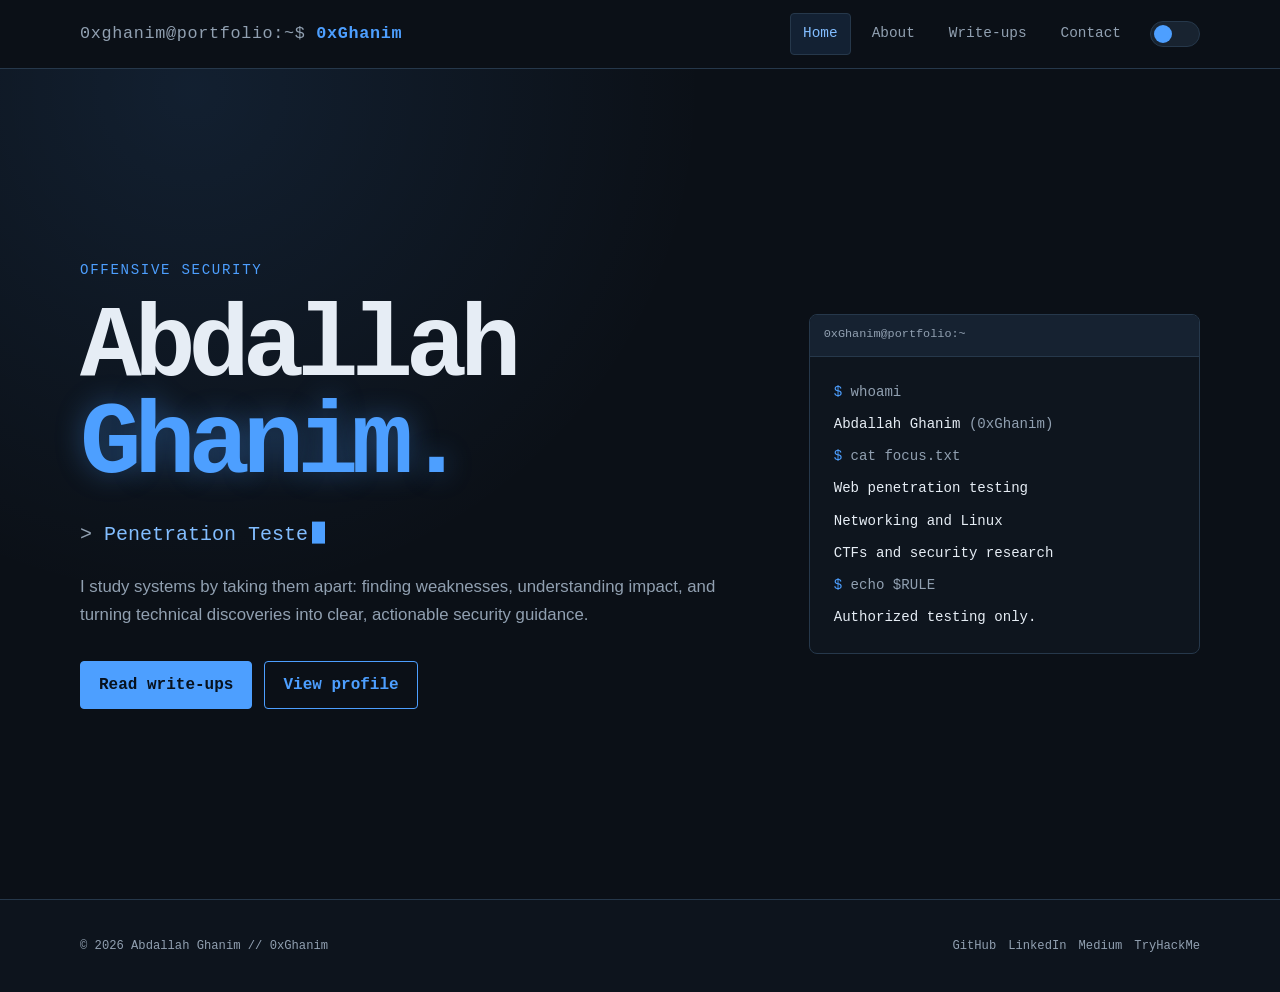
<file: index.html>
<!doctype html>
<html lang="en">
  <head>
    <meta charset="UTF-8">
    <meta name="viewport" content="width=device-width, initial-scale=1">
    <meta name="description" content="Abdallah Ghanim, also known as 0xGhanim, is a penetration tester and computer science student focused on offensive security.">
    <meta name="theme-color" content="#0b1017">
    <title>0xGhanim | Penetration Tester</title>
    <script>try { document.documentElement.dataset.theme = localStorage.getItem("portfolio-theme-v2") || "dark"; } catch (error) { document.documentElement.dataset.theme = "dark"; }</script>
    <link rel="stylesheet" href="styles.css?v=15">
    <script src="theme.js?v=10" defer></script>
  </head>
  <body>
    <div class="site-shell">
      <header class="site-header">
        <div class="header-inner">
          <a class="brand" href="index.html">0xGhanim</a>
          <div class="header-actions">
            <nav aria-label="Primary navigation">
              <ul class="nav-links">
                <li><a class="nav-link active" href="index.html" aria-current="page">Home</a></li>
                <li><a class="nav-link" href="about.html">About</a></li>
                <li><a class="nav-link" href="blog.html">Write-ups</a></li>
                <li><a class="nav-link" href="contact.html">Contact</a></li>
                <li class="theme-switch-item"><button class="theme-toggle" type="button" data-theme-toggle aria-label="Switch to light theme" aria-pressed="false"><span class="visually-hidden">Toggle color theme</span></button></li>
              </ul>
            </nav>
          </div>
        </div>
      </header>

      <main class="page-container">
        <section class="hero">
          <div>
            <p class="eyebrow">Offensive security</p>
            <h1 class="hero-title">Abdallah <span class="accent">Ghanim.</span></h1>
            <p class="typing-line"><span data-typing></span><span class="typing-cursor" aria-hidden="true"></span></p>
            <p class="hero-copy">
              I study systems by taking them apart: finding weaknesses, understanding impact,
              and turning technical discoveries into clear, actionable security guidance.
            </p>
            <div class="hero-actions">
              <a class="button" href="blog.html">Read write-ups</a>
              <a class="button secondary" href="about.html">View profile</a>
            </div>
          </div>

          <aside class="terminal-card simple-terminal" aria-label="Current status">
            <div class="terminal-bar">
              <span class="terminal-label">0xGhanim@portfolio:~</span>
            </div>
            <div class="terminal-body">
              <p><span class="prompt">$</span> whoami</p>
              <p class="output">Abdallah Ghanim <span class="muted">(0xGhanim)</span></p>
              <p><span class="prompt">$</span> cat focus.txt</p>
              <p class="output">Web penetration testing</p>
              <p class="output">Networking and Linux</p>
              <p class="output">CTFs and security research</p>
              <p><span class="prompt">$</span> echo $RULE</p>
              <p class="output">Authorized testing only.</p>
            </div>
          </aside>
        </section>
      </main>

      <footer class="site-footer">
        <div class="footer-inner">
          <p>&copy; <span data-current-year></span> Abdallah Ghanim // 0xGhanim</p>
          <ul class="social-list">
            <li><a data-config="links.github" data-config-text="false" target="_blank" rel="noopener noreferrer">GitHub</a></li>
            <li><a data-config="links.linkedin" data-config-text="false" target="_blank" rel="noopener noreferrer">LinkedIn</a></li>
            <li><a data-config="links.medium" data-config-text="false" target="_blank" rel="noopener noreferrer">Medium</a></li>
            <li><a data-config="links.tryhackme" data-config-text="false" target="_blank" rel="noopener noreferrer">TryHackMe</a></li>
          </ul>
        </div>
      </footer>
    </div>
    <script src="config.js"></script>
    <script src="app.js?v=3"></script>
  </body>
</html>
</file>
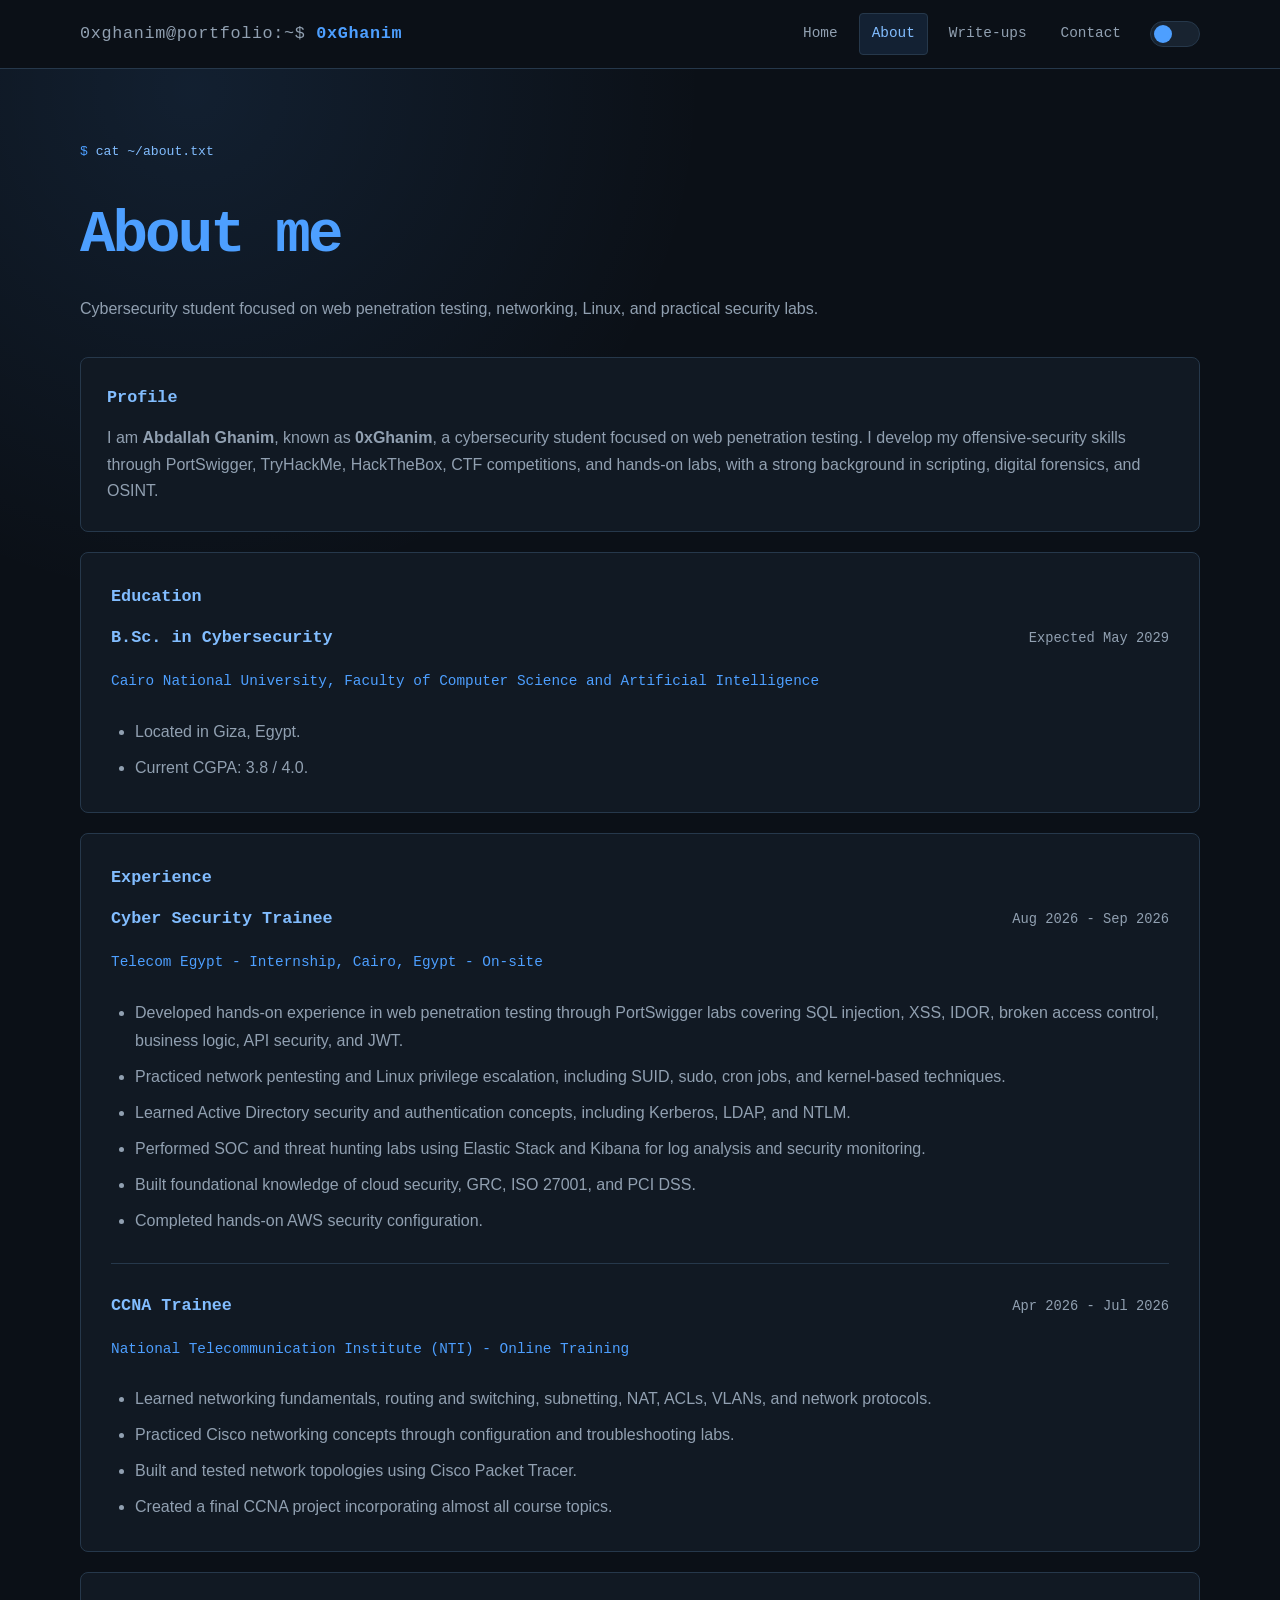
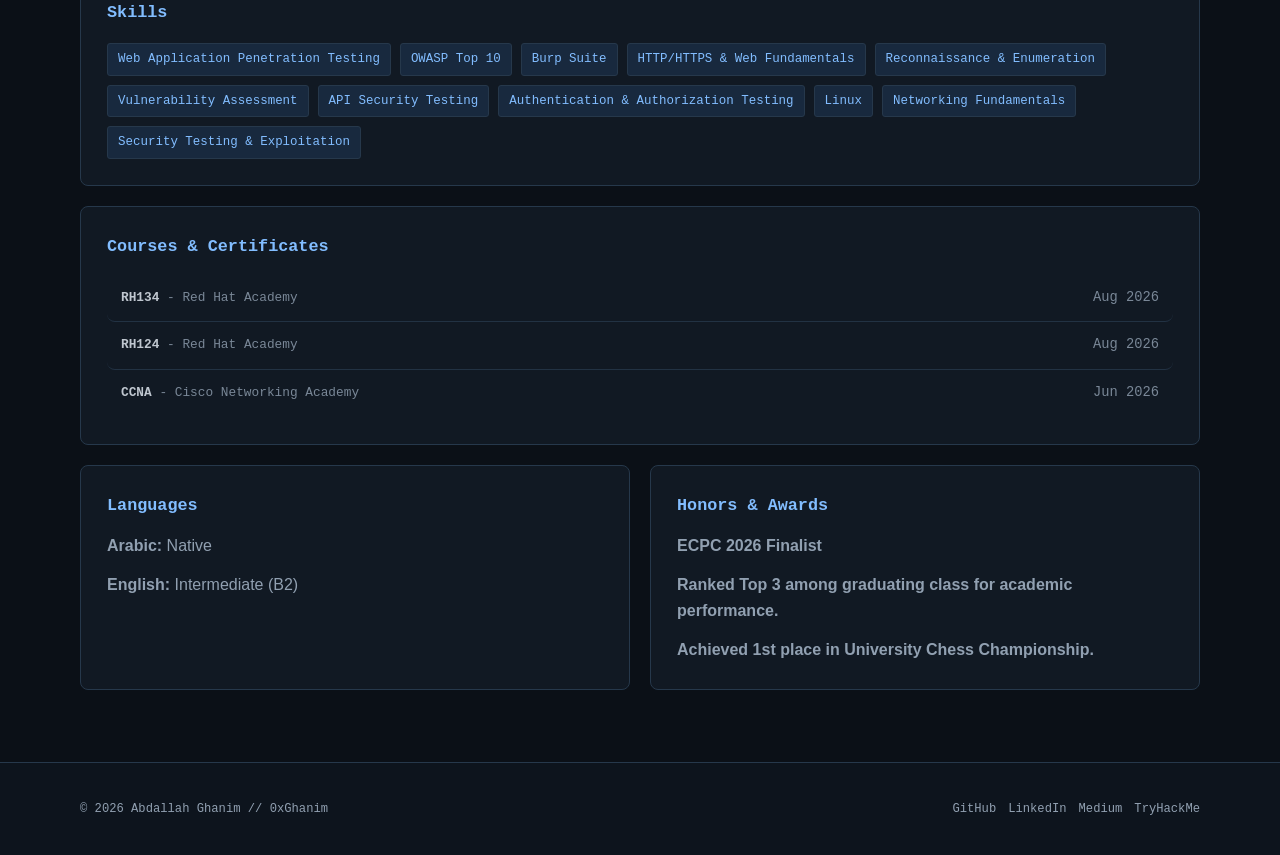
<file: about.html>
<!doctype html>
<html lang="en">
  <head>
    <meta charset="UTF-8">
    <meta name="viewport" content="width=device-width, initial-scale=1">
    <meta name="description" content="About Abdallah Ghanim, penetration tester and computer science student.">
    <meta name="theme-color" content="#0b1017">
    <title>About | 0xGhanim</title>
    <script>try { document.documentElement.dataset.theme = localStorage.getItem("portfolio-theme-v2") || "dark"; } catch (error) { document.documentElement.dataset.theme = "dark"; }</script>
    <link rel="stylesheet" href="styles.css?v=15">
    <script src="theme.js?v=10" defer></script>
  </head>
  <body>
    <div class="site-shell">
      <header class="site-header">
        <div class="header-inner">
          <a class="brand" href="index.html">0xGhanim</a>
          <div class="header-actions">
            <nav aria-label="Primary navigation">
              <ul class="nav-links">
                <li><a class="nav-link" href="index.html">Home</a></li>
                <li><a class="nav-link active" href="about.html" aria-current="page">About</a></li>
                <li><a class="nav-link" href="blog.html">Write-ups</a></li>
                <li><a class="nav-link" href="contact.html">Contact</a></li>
                <li class="theme-switch-item"><button class="theme-toggle" type="button" data-theme-toggle aria-label="Switch to light theme" aria-pressed="false"><span class="visually-hidden">Toggle color theme</span></button></li>
              </ul>
            </nav>
          </div>
        </div>
      </header>

      <main class="page-container">
        <p class="command-line"><span class="prompt">$</span> <span class="command">cat ~/about.txt</span></p>
        <h1 class="section-heading">About me</h1>
        <p class="section-intro">
          Cybersecurity student focused on web penetration testing, networking, Linux, and practical security labs.
        </p>

        <div class="content-grid">
          <section class="content-card wide">
            <h2>Profile</h2>
            <p>
              I am <strong>Abdallah Ghanim</strong>, known as <strong>0xGhanim</strong>, a cybersecurity
              student focused on web penetration testing. I develop my offensive-security skills through
              PortSwigger, TryHackMe, HackTheBox, CTF competitions, and hands-on labs, with a strong
              background in scripting, digital forensics, and OSINT.
            </p>
          </section>

          <section class="content-card wide resume-card">
            <h2>Education</h2>
            <article class="experience-item">
              <div class="experience-heading">
                <h3>B.Sc. in Cybersecurity</h3>
                <p class="experience-date">Expected May 2029</p>
              </div>
              <p class="experience-organization">Cairo National University, Faculty of Computer Science and Artificial Intelligence</p>
              <ul class="experience-details">
                <li>Located in Giza, Egypt.</li>
                <li>Current CGPA: 3.8 / 4.0.</li>
              </ul>
            </article>
          </section>

          <section class="content-card wide resume-card">
            <h2>Experience</h2>
            <article class="experience-item">
              <div class="experience-heading">
                <h3>Cyber Security Trainee</h3>
                <p class="experience-date">Aug 2026 - Sep 2026</p>
              </div>
              <p class="experience-organization">Telecom Egypt - Internship, Cairo, Egypt - On-site</p>
              <ul class="experience-details">
                <li>Developed hands-on experience in web penetration testing through PortSwigger labs covering SQL injection, XSS, IDOR, broken access control, business logic, API security, and JWT.</li>
                <li>Practiced network pentesting and Linux privilege escalation, including SUID, sudo, cron jobs, and kernel-based techniques.</li>
                <li>Learned Active Directory security and authentication concepts, including Kerberos, LDAP, and NTLM.</li>
                <li>Performed SOC and threat hunting labs using Elastic Stack and Kibana for log analysis and security monitoring.</li>
                <li>Built foundational knowledge of cloud security, GRC, ISO 27001, and PCI DSS.</li>
                <li>Completed hands-on AWS security configuration.</li>
              </ul>
            </article>

            <article class="experience-item">
              <div class="experience-heading">
                <h3>CCNA Trainee</h3>
                <p class="experience-date">Apr 2026 - Jul 2026</p>
              </div>
              <p class="experience-organization">National Telecommunication Institute (NTI) - Online Training</p>
              <ul class="experience-details">
                <li>Learned networking fundamentals, routing and switching, subnetting, NAT, ACLs, VLANs, and network protocols.</li>
                <li>Practiced Cisco networking concepts through configuration and troubleshooting labs.</li>
                <li>Built and tested network topologies using Cisco Packet Tracer.</li>
                <li>Created a final CCNA project incorporating almost all course topics.</li>
              </ul>
            </article>
          </section>

          <section class="content-card wide">
            <h2>Skills</h2>
            <div class="tag-list">
              <span class="tag">Web Application Penetration Testing</span>
              <span class="tag">OWASP Top 10</span>
              <span class="tag">Burp Suite</span>
              <span class="tag">HTTP/HTTPS & Web Fundamentals</span>
              <span class="tag">Reconnaissance & Enumeration</span>
              <span class="tag">Vulnerability Assessment</span>
              <span class="tag">API Security Testing</span>
              <span class="tag">Authentication & Authorization Testing</span>
              <span class="tag">Linux</span>
              <span class="tag">Networking Fundamentals</span>
              <span class="tag">Security Testing & Exploitation</span>
            </div>
          </section>

          <section class="content-card wide">
            <h2>Courses & Certificates</h2>
            <div class="compact-list">
              <a class="course-link" href="https://www.credly.com/badges/26b90708-6d57-4c01-a0b5-a0814f28fb07/public_url" target="_blank" rel="noopener noreferrer">
                <span><strong>RH134</strong> - Red Hat Academy</span>
                <time datetime="2026-08">Aug 2026</time>
              </a>
              <a class="course-link" href="https://www.credly.com/badges/7e7b6f4a-da86-49c4-b0dd-e674804932b4/public_url" target="_blank" rel="noopener noreferrer">
                <span><strong>RH124</strong> - Red Hat Academy</span>
                <time datetime="2026-08">Aug 2026</time>
              </a>
              <a class="course-link" href="https://www.credly.com/badges/41dbf1eb-3421-4226-9e7a-d5c54265ecc8/public_url" target="_blank" rel="noopener noreferrer">
                <span><strong>CCNA</strong> - Cisco Networking Academy</span>
                <time datetime="2026-06">Jun 2026</time>
              </a>
            </div>
          </section>

          <section class="content-card">
            <h2>Languages</h2>
            <p><strong>Arabic:</strong> Native</p>
            <p><strong>English:</strong> Intermediate (B2)</p>
          </section>

          <section class="content-card">
            <h2>Honors & Awards</h2>
            <p><strong>ECPC 2026 Finalist</strong></p>
            <p><strong>Ranked Top 3 among graduating class for academic performance.</strong></p>
            <p><strong>Achieved 1st place in University Chess Championship.</strong></p>
          </section>
        </div>
      </main>

      <footer class="site-footer">
        <div class="footer-inner">
          <p>&copy; <span data-current-year></span> Abdallah Ghanim // 0xGhanim</p>
          <ul class="social-list">
            <li><a data-config="links.github" data-config-text="false" target="_blank" rel="noopener noreferrer">GitHub</a></li>
            <li><a data-config="links.linkedin" data-config-text="false" target="_blank" rel="noopener noreferrer">LinkedIn</a></li>
            <li><a data-config="links.medium" data-config-text="false" target="_blank" rel="noopener noreferrer">Medium</a></li>
            <li><a data-config="links.tryhackme" data-config-text="false" target="_blank" rel="noopener noreferrer">TryHackMe</a></li>
          </ul>
        </div>
      </footer>
    </div>
    <script src="config.js"></script>
    <script src="app.js?v=3"></script>
  </body>
</html>
</file>
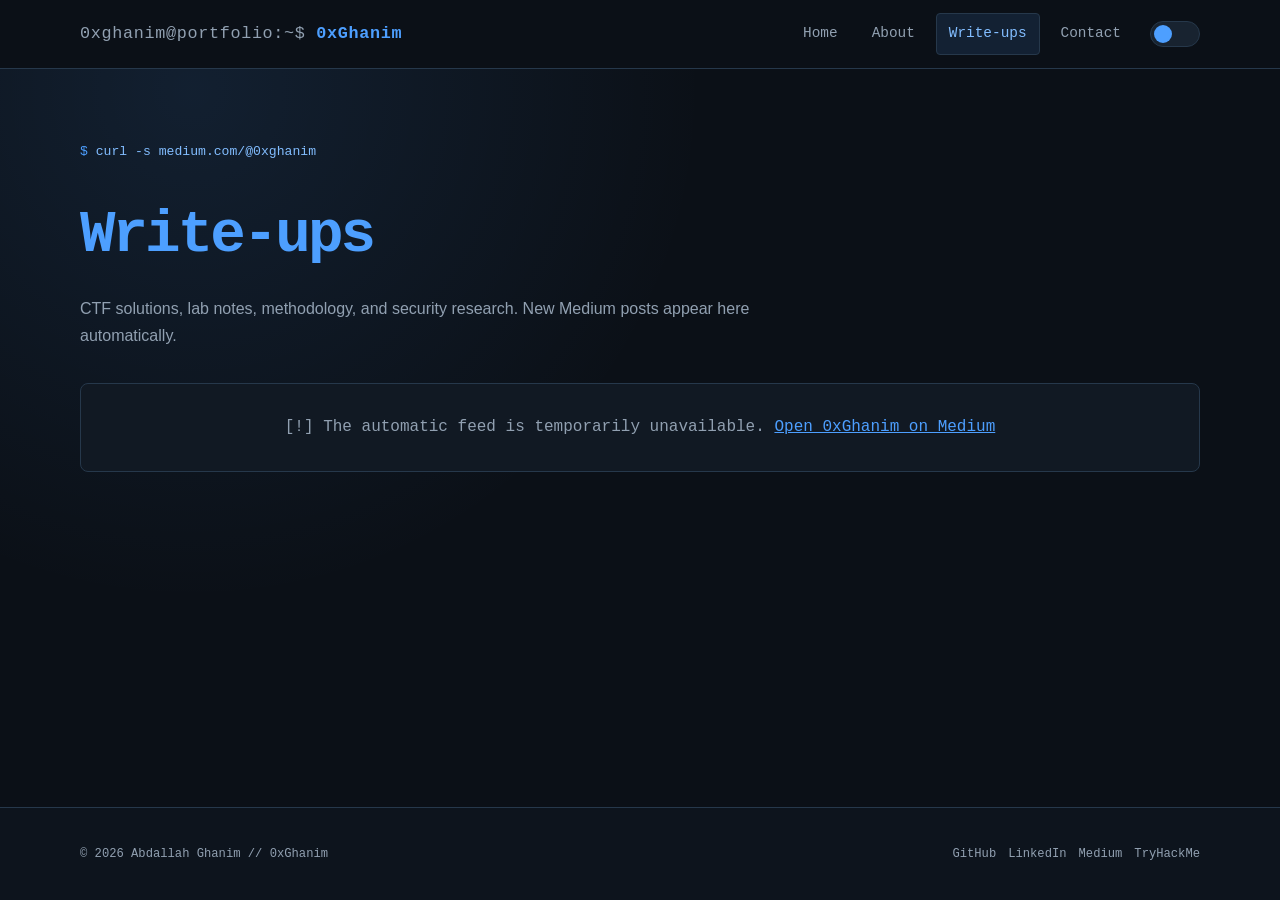
<file: blog.html>
<!doctype html>
<html lang="en">
  <head>
    <meta charset="UTF-8">
    <meta name="viewport" content="width=device-width, initial-scale=1">
    <meta name="description" content="Security write-ups and research by Abdallah Ghanim (0xGhanim), loaded automatically from Medium.">
    <meta name="theme-color" content="#0b1017">
    <title>Write-ups | 0xGhanim</title>
    <script>try { document.documentElement.dataset.theme = localStorage.getItem("portfolio-theme-v2") || "dark"; } catch (error) { document.documentElement.dataset.theme = "dark"; }</script>
    <link rel="stylesheet" href="styles.css?v=15">
    <script src="theme.js?v=10" defer></script>
  </head>
  <body>
    <div class="site-shell">
      <header class="site-header">
        <div class="header-inner">
          <a class="brand" href="index.html">0xGhanim</a>
          <div class="header-actions">
            <nav aria-label="Primary navigation">
              <ul class="nav-links">
                <li><a class="nav-link" href="index.html">Home</a></li>
                <li><a class="nav-link" href="about.html">About</a></li>
                <li><a class="nav-link active" href="blog.html" aria-current="page">Write-ups</a></li>
                <li><a class="nav-link" href="contact.html">Contact</a></li>
                <li class="theme-switch-item"><button class="theme-toggle" type="button" data-theme-toggle aria-label="Switch to light theme" aria-pressed="false"><span class="visually-hidden">Toggle color theme</span></button></li>
              </ul>
            </nav>
          </div>
        </div>
      </header>

      <main class="page-container">
        <p class="command-line"><span class="prompt">$</span> <span class="command">curl -s medium.com/@0xghanim</span></p>
        <h1 class="section-heading">Write-ups</h1>
        <p class="section-intro">
          CTF solutions, lab notes, methodology, and security research. New Medium posts appear here automatically.
        </p>

        <section class="blog-grid" id="blog-grid" aria-live="polite" aria-busy="true">
          <div class="skeleton"></div>
          <div class="skeleton"></div>
          <div class="skeleton"></div>
        </section>
      </main>

      <footer class="site-footer">
        <div class="footer-inner">
          <p>&copy; <span data-current-year></span> Abdallah Ghanim // 0xGhanim</p>
          <ul class="social-list">
            <li><a data-config="links.github" data-config-text="false" target="_blank" rel="noopener noreferrer">GitHub</a></li>
            <li><a data-config="links.linkedin" data-config-text="false" target="_blank" rel="noopener noreferrer">LinkedIn</a></li>
            <li><a data-config="links.medium" data-config-text="false" target="_blank" rel="noopener noreferrer">Medium</a></li>
            <li><a data-config="links.tryhackme" data-config-text="false" target="_blank" rel="noopener noreferrer">TryHackMe</a></li>
          </ul>
        </div>
      </footer>
    </div>
    <script src="config.js"></script>
    <script src="app.js?v=3"></script>
    <script src="blog.js?v=2"></script>
  </body>
</html>
</file>
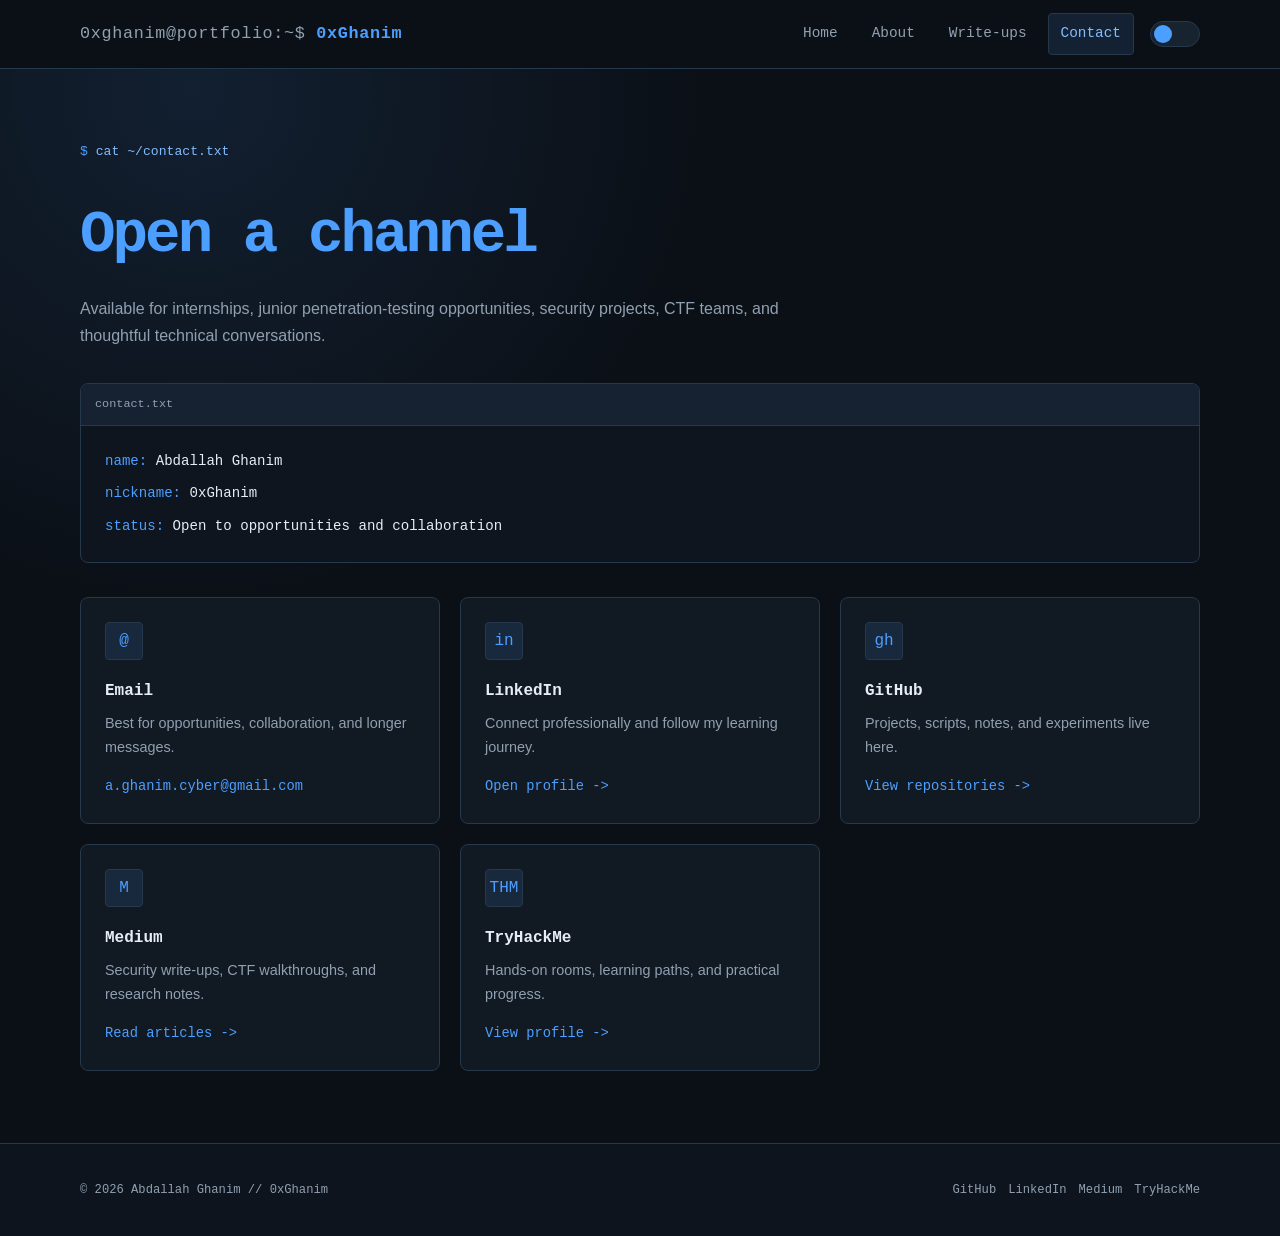
<file: contact.html>
<!doctype html>
<html lang="en">
  <head>
    <meta charset="UTF-8">
    <meta name="viewport" content="width=device-width, initial-scale=1">
    <meta name="description" content="Contact Abdallah Ghanim (0xGhanim) for cybersecurity opportunities and collaboration.">
    <meta name="theme-color" content="#0b1017">
    <title>Contact | 0xGhanim</title>
    <script>try { document.documentElement.dataset.theme = localStorage.getItem("portfolio-theme-v2") || "dark"; } catch (error) { document.documentElement.dataset.theme = "dark"; }</script>
    <link rel="stylesheet" href="styles.css?v=15">
    <script src="theme.js?v=10" defer></script>
  </head>
  <body>
    <div class="site-shell">
      <header class="site-header">
        <div class="header-inner">
          <a class="brand" href="index.html">0xGhanim</a>
          <div class="header-actions">
            <nav aria-label="Primary navigation">
              <ul class="nav-links">
                <li><a class="nav-link" href="index.html">Home</a></li>
                <li><a class="nav-link" href="about.html">About</a></li>
                <li><a class="nav-link" href="blog.html">Write-ups</a></li>
                <li><a class="nav-link active" href="contact.html" aria-current="page">Contact</a></li>
                <li class="theme-switch-item"><button class="theme-toggle" type="button" data-theme-toggle aria-label="Switch to light theme" aria-pressed="false"><span class="visually-hidden">Toggle color theme</span></button></li>
              </ul>
            </nav>
          </div>
        </div>
      </header>

      <main class="page-container">
        <p class="command-line"><span class="prompt">$</span> <span class="command">cat ~/contact.txt</span></p>
        <h1 class="section-heading">Open a channel</h1>
        <p class="section-intro">
          Available for internships, junior penetration-testing opportunities, security projects,
          CTF teams, and thoughtful technical conversations.
        </p>

        <section class="terminal-card simple-terminal" style="margin-bottom: 34px;">
          <div class="terminal-bar">
            <span class="terminal-label">contact.txt</span>
          </div>
          <div class="terminal-body">
            <p><span class="prompt">name:</span> <span class="output">Abdallah Ghanim</span></p>
            <p><span class="prompt">nickname:</span> <span class="output">0xGhanim</span></p>
            <p><span class="prompt">status:</span> <span class="output">Open to opportunities and collaboration</span></p>
          </div>
        </section>

        <div class="contact-grid">
          <article class="contact-card">
            <span class="contact-icon">@</span>
            <h2>Email</h2>
            <p>Best for opportunities, collaboration, and longer messages.</p>
            <a data-email></a>
          </article>

          <article class="contact-card">
            <span class="contact-icon">in</span>
            <h2>LinkedIn</h2>
            <p>Connect professionally and follow my learning journey.</p>
            <a data-config="links.linkedin" data-config-text="false" target="_blank" rel="noopener noreferrer">Open profile -></a>
          </article>

          <article class="contact-card">
            <span class="contact-icon">gh</span>
            <h2>GitHub</h2>
            <p>Projects, scripts, notes, and experiments live here.</p>
            <a data-config="links.github" data-config-text="false" target="_blank" rel="noopener noreferrer">View repositories -></a>
          </article>

          <article class="contact-card">
            <span class="contact-icon">M</span>
            <h2>Medium</h2>
            <p>Security write-ups, CTF walkthroughs, and research notes.</p>
            <a data-config="links.medium" data-config-text="false" target="_blank" rel="noopener noreferrer">Read articles -></a>
          </article>

          <article class="contact-card">
            <span class="contact-icon">THM</span>
            <h2>TryHackMe</h2>
            <p>Hands-on rooms, learning paths, and practical progress.</p>
            <a data-config="links.tryhackme" data-config-text="false" target="_blank" rel="noopener noreferrer">View profile -></a>
          </article>
        </div>
      </main>

      <footer class="site-footer">
        <div class="footer-inner">
          <p>&copy; <span data-current-year></span> Abdallah Ghanim // 0xGhanim</p>
          <ul class="social-list">
            <li><a data-config="links.github" data-config-text="false" target="_blank" rel="noopener noreferrer">GitHub</a></li>
            <li><a data-config="links.linkedin" data-config-text="false" target="_blank" rel="noopener noreferrer">LinkedIn</a></li>
            <li><a data-config="links.medium" data-config-text="false" target="_blank" rel="noopener noreferrer">Medium</a></li>
            <li><a data-config="links.tryhackme" data-config-text="false" target="_blank" rel="noopener noreferrer">TryHackMe</a></li>
          </ul>
        </div>
      </footer>
    </div>
    <script src="config.js"></script>
    <script src="app.js?v=3"></script>
  </body>
</html>
</file>
<file: styles.css>
:root {
  color-scheme: dark;
  --bg: #0b1017;
  --panel: #111923;
  --panel-solid: #111923;
  --panel-light: #182330;
  --text: #e6edf5;
  --muted: #91a0b1;
  --green: #4d9fff;
  --green-bright: #82bdff;
  --green-dim: rgba(77, 159, 255, 0.12);
  --amber: #f6c85f;
  --red: #ff6577;
  --border: #26384b;
  --shadow: 0 12px 32px rgba(0, 0, 0, 0.28);
  --header-bg: #0b1017;
  --footer-bg: #0d141d;
  --terminal-bg: #0e151e;
  --terminal-bar-bg: #162231;
  --button-text: #07111d;
  --page-fade: rgba(77, 159, 255, 0.11);
  --accent-glow: rgba(77, 159, 255, 0.38);
}

:root[data-theme="light"] {
  color-scheme: light;
  --bg: #f4f7fb;
  --panel: #ffffff;
  --panel-solid: #ffffff;
  --panel-light: #e9eff6;
  --text: #172231;
  --muted: #607184;
  --green: #176fc1;
  --green-bright: #115a9c;
  --green-dim: rgba(23, 111, 193, 0.09);
  --border: #ccd8e5;
  --shadow: 0 10px 28px rgba(30, 55, 80, 0.1);
  --header-bg: #ffffff;
  --footer-bg: #eaf0f6;
  --terminal-bg: #ffffff;
  --terminal-bar-bg: #edf3f8;
  --button-text: #ffffff;
  --page-fade: rgba(23, 111, 193, 0.08);
  --accent-glow: rgba(23, 111, 193, 0.2);
}

* {
  box-sizing: border-box;
  margin: 0;
  padding: 0;
}

html {
  scroll-behavior: smooth;
}

body {
  min-height: 100vh;
  background:
    radial-gradient(circle at 15% 10%, var(--page-fade), transparent 32rem),
    var(--bg);
  background-attachment: fixed;
  color: var(--text);
  font-family: "Courier New", Courier, monospace;
  line-height: 1.65;
}

body::before {
  content: none;
}

a {
  color: inherit;
}

button,
input,
textarea {
  font: inherit;
}

.site-shell {
  display: flex;
  min-height: 100vh;
  flex-direction: column;
}

.site-header {
  position: sticky;
  top: 0;
  z-index: 20;
  border-bottom: 1px solid var(--border);
  background: var(--header-bg);
}

.header-inner,
.page-container,
.footer-inner {
  width: min(1120px, calc(100% - 40px));
  margin: 0 auto;
}

.header-inner {
  position: relative;
  display: flex;
  min-height: 68px;
  align-items: center;
  justify-content: space-between;
  gap: 24px;
}

.brand {
  color: var(--green);
  font-size: 1.05rem;
  font-weight: 700;
  text-decoration: none;
  letter-spacing: 0.04em;
}

.brand::before {
  content: "0xghanim@portfolio:~$ ";
  color: var(--muted);
  font-weight: 400;
}

.nav-links {
  display: flex;
  align-items: center;
  gap: 8px;
  padding-right: 66px;
  list-style: none;
}

.header-actions,
.header-actions nav {
  max-width: 100%;
}

.theme-toggle {
  position: relative;
  display: block;
  width: 50px;
  height: 26px;
  padding: 0;
  border: 1px solid var(--border);
  border-radius: 999px;
  background: var(--panel-light);
  cursor: pointer;
  transition: border-color 160ms ease, background 160ms ease;
}

.theme-toggle:hover {
  border-color: var(--green);
}

.theme-toggle::before {
  position: absolute;
  top: 3px;
  left: 3px;
  width: 18px;
  height: 18px;
  border-radius: 50%;
  background: var(--green);
  box-shadow: none;
  content: "";
  transition: transform 180ms ease, background 180ms ease;
}

:root[data-theme="light"] .theme-toggle {
  background: var(--green);
}

:root[data-theme="light"] .theme-toggle::before {
  background: #ffffff;
  box-shadow: 0 2px 7px rgba(18, 48, 29, 0.22);
  transform: translateX(24px);
}

.theme-toggle:focus-visible {
  outline: 2px solid var(--green);
  outline-offset: 3px;
}

.theme-switch-item {
  position: absolute;
  top: 50%;
  right: 0;
  display: flex;
  align-items: center;
  transform: translateY(-50%);
}

.visually-hidden {
  position: absolute;
  width: 1px;
  height: 1px;
  overflow: hidden;
  clip: rect(0 0 0 0);
  clip-path: inset(50%);
  white-space: nowrap;
}

.nav-link {
  display: inline-flex;
  padding: 8px 12px;
  border: 1px solid transparent;
  border-radius: 4px;
  color: var(--muted);
  font-size: 0.9rem;
  text-decoration: none;
  transition: 160ms ease;
}

.nav-link:hover,
.nav-link.active {
  border-color: var(--border);
  background: var(--green-dim);
  color: var(--green-bright);
}

.page-container {
  flex: 1;
  padding: 72px 0;
}

.hero {
  display: grid;
  min-height: calc(100vh - 214px);
  align-items: center;
  gap: 44px;
  grid-template-columns: minmax(0, 1.4fr) minmax(280px, 0.8fr);
}

.eyebrow {
  margin-bottom: 18px;
  color: var(--green);
  font-size: 0.88rem;
  letter-spacing: 0.12em;
  text-transform: uppercase;
}

.hero-title {
  max-width: 780px;
  font-size: clamp(3rem, 8vw, 6.5rem);
  line-height: 0.95;
  letter-spacing: -0.07em;
}

.hero-title .accent {
  display: block;
  color: var(--green);
  text-shadow: 0 0 28px var(--accent-glow);
}

.typing-line {
  min-height: 2rem;
  margin-top: 24px;
  color: var(--green-bright);
  font-size: clamp(1rem, 2vw, 1.25rem);
}

.typing-line::before {
  content: "> ";
  color: var(--muted);
}

.typing-cursor {
  display: inline-block;
  width: 0.65em;
  height: 1.1em;
  margin-left: 4px;
  transform: translateY(0.18em);
  background: var(--green);
  animation: blink 1s steps(1) infinite;
}

@keyframes blink {
  50% { opacity: 0; }
}

.hero-copy {
  max-width: 690px;
  margin-top: 22px;
  color: var(--muted);
  font-family: Arial, Helvetica, sans-serif;
  font-size: 1.05rem;
}

.hero-actions,
.social-list {
  display: flex;
  flex-wrap: wrap;
  gap: 12px;
}

.hero-actions {
  margin-top: 32px;
}

.button {
  display: inline-flex;
  align-items: center;
  justify-content: center;
  min-height: 44px;
  padding: 10px 18px;
  border: 1px solid var(--green);
  border-radius: 4px;
  background: var(--green);
  color: var(--button-text);
  font-weight: 700;
  text-decoration: none;
  transition: 160ms ease;
}

.button:hover {
  transform: translateY(-2px);
  box-shadow: 0 6px 16px rgba(77, 159, 255, 0.16);
}

.button.secondary {
  background: transparent;
  color: var(--green);
}

.terminal-card,
.content-card,
.blog-card,
.contact-card {
  position: relative;
  isolation: isolate;
  overflow: hidden;
  border: 1px solid var(--border);
  border-radius: 8px;
  background: var(--panel);
  box-shadow: var(--shadow);
  transition:
    border-color 220ms ease,
    background-color 220ms ease,
    box-shadow 220ms ease,
    transform 220ms ease;
}

.terminal-card::before,
.content-card::before,
.blog-card::before,
.contact-card::before {
  position: absolute;
  inset: 0;
  z-index: 0;
  background:
    radial-gradient(circle at 50% 0%, var(--green-dim), transparent 42%),
    linear-gradient(135deg, transparent, rgba(77, 159, 255, 0.08), transparent);
  content: "";
  opacity: 0;
  pointer-events: none;
  transform: translateY(10px) scale(0.98);
  transition:
    opacity 260ms ease,
    transform 260ms ease;
}

.terminal-card > *,
.content-card > *,
.blog-card > *,
.contact-card > * {
  position: relative;
  z-index: 1;
}

.terminal-card:hover,
.content-card:hover,
.contact-card:hover {
  border-color: var(--green);
  box-shadow: 0 14px 34px rgba(0, 0, 0, 0.24);
  transform: translateY(-3px);
}

.terminal-card:hover::before,
.content-card:hover::before,
.blog-card:hover::before,
.contact-card:hover::before {
  opacity: 1;
  transform: translateY(0) scale(1);
}

.terminal-card {
  overflow: hidden;
}

.simple-terminal {
  border-color: var(--border);
  background: var(--terminal-bg);
  box-shadow: none;
}

.terminal-bar {
  display: flex;
  min-height: 42px;
  align-items: center;
  gap: 7px;
  padding: 0 14px;
  border-bottom: 1px solid var(--border);
  background: var(--terminal-bar-bg);
}

.terminal-dot {
  width: 9px;
  height: 9px;
  border-radius: 50%;
  background: var(--muted);
}

.terminal-dot:first-child { background: var(--red); }
.terminal-dot:nth-child(2) { background: var(--amber); }
.terminal-dot:nth-child(3) { background: var(--green); }

.terminal-label {
  margin-left: 0;
  color: var(--muted);
  font-size: 0.74rem;
}

.terminal-body {
  padding: 24px;
  color: var(--muted);
  font-size: 0.88rem;
}

.terminal-body p + p {
  margin-top: 9px;
}

.prompt { color: var(--green); }
.output { color: var(--text); }
.muted { color: var(--muted); }

.status-row {
  display: flex;
  align-items: center;
  justify-content: space-between;
  gap: 16px;
  padding: 12px 0;
  border-bottom: 1px solid var(--border);
}

.status-row:last-child {
  border-bottom: 0;
}

.status-pill {
  padding: 2px 8px;
  border: 1px solid var(--border);
  border-radius: 999px;
  color: var(--green);
  font-size: 0.7rem;
}

.section-heading {
  margin-bottom: 12px;
  color: var(--green);
  font-size: clamp(2rem, 5vw, 3.7rem);
  letter-spacing: -0.05em;
}

.section-intro {
  max-width: 760px;
  margin-bottom: 34px;
  color: var(--muted);
  font-family: Arial, Helvetica, sans-serif;
  font-size: 1rem;
}

.command-line {
  margin-bottom: 24px;
  color: var(--muted);
  font-size: 0.82rem;
}

.command-line .command {
  color: var(--green-bright);
}

.command-line .prompt {
  color: var(--green);
}

.content-grid {
  display: grid;
  gap: 20px;
  grid-template-columns: repeat(2, minmax(0, 1fr));
}

.content-card {
  padding: 26px;
  box-shadow: none;
}

.content-card.wide {
  grid-column: 1 / -1;
}

.experience-card,
.resume-card {
  width: 100%;
  padding: 30px;
}

.experience-card {
  margin-bottom: 20px;
}

.experience-card > h2,
.resume-card > h2 {
  margin-bottom: 26px;
  color: var(--green);
  font-size: 1.35rem;
}

.experience-item + .experience-item {
  margin-top: 28px;
  padding-top: 28px;
  border-top: 1px solid var(--border);
}

.experience-heading {
  display: flex;
  align-items: baseline;
  justify-content: space-between;
  gap: 24px;
}

.experience-heading h3 {
  margin-bottom: 0;
  color: var(--text);
  font-size: 1.08rem;
}

.experience-date {
  flex: 0 0 auto;
  color: var(--muted);
  font-family: "Courier New", Courier, monospace !important;
  font-size: 0.86rem;
}

.experience-organization {
  margin-top: 4px !important;
  color: var(--green) !important;
  font-family: "Courier New", Courier, monospace !important;
  font-size: 0.9rem;
}

.experience-details {
  margin-top: 24px;
  padding-left: 24px !important;
}

.experience-details li {
  line-height: 1.75;
}

.content-card h2,
.content-card h3 {
  margin-bottom: 14px;
  color: var(--green-bright);
  font-size: 1.05rem;
}

.content-card p,
.content-card li {
  color: var(--muted);
  font-family: Arial, Helvetica, sans-serif;
}

.content-card p + p {
  margin-top: 12px;
}

.compact-list p {
  display: flex;
  align-items: baseline;
  justify-content: space-between;
  gap: 20px;
  padding: 10px 0;
  border-bottom: 1px solid var(--border);
}

.compact-list p:last-child {
  border-bottom: 0;
}

.compact-list span {
  flex: 0 0 auto;
  color: var(--muted);
  font-family: "Courier New", Courier, monospace;
  font-size: 0.8rem;
}

.course-link {
  display: flex;
  align-items: baseline;
  justify-content: space-between;
  gap: 20px;
  padding: 12px 14px;
  border-bottom: 1px solid var(--border);
  border-radius: 8px;
  color: var(--muted);
  font-size: 1.03rem;
  text-decoration: none;
  opacity: 0.82;
  transform: scale(1);
  transform-origin: center;
  transition:
    color 220ms ease,
    background-color 220ms ease,
    border-color 220ms ease,
    box-shadow 220ms ease,
    opacity 220ms ease,
    transform 220ms ease;
}

.course-link:last-child {
  border-bottom: 1px solid transparent;
}

.course-link strong {
  color: var(--text);
  transition: color 220ms ease;
}

.course-link time {
  flex: 0 0 auto;
  color: var(--muted);
  font-family: "Courier New", Courier, monospace;
  font-size: 0.86rem;
  transition: color 220ms ease;
}

.course-link:hover,
.course-link:focus-visible {
  border-color: var(--green);
  background-color: var(--green-dim);
  box-shadow: 0 12px 28px rgba(0, 0, 0, 0.18);
  color: var(--text);
  opacity: 1;
  outline: none;
  transform: scale(1.025);
}

.course-link:hover strong,
.course-link:focus-visible strong,
.course-link:hover time,
.course-link:focus-visible time {
  color: var(--green-bright);
}

.content-card ul {
  padding-left: 20px;
}

.content-card li + li {
  margin-top: 8px;
}

.tag-list {
  display: flex;
  flex-wrap: wrap;
  gap: 9px;
  margin-top: 16px;
}

.tag {
  padding: 5px 10px;
  border: 1px solid var(--border);
  border-radius: 3px;
  background: var(--green-dim);
  color: var(--green-bright);
  font-size: 0.78rem;
}

.timeline-item {
  position: relative;
  padding-left: 22px;
}

.timeline-item::before {
  position: absolute;
  top: 0.55em;
  left: 0;
  width: 8px;
  height: 8px;
  border-radius: 50%;
  background: var(--green);
  box-shadow: none;
  content: "";
}

.blog-grid,
.contact-grid {
  display: grid;
  gap: 20px;
  grid-template-columns: repeat(3, minmax(0, 1fr));
}

.blog-card {
  display: flex;
  height: 100%;
  overflow: hidden;
  flex-direction: column;
  box-shadow: none;
  text-decoration: none;
  transition:
    border-color 220ms ease,
    box-shadow 220ms ease,
    transform 220ms ease;
}

.blog-card:hover {
  transform: translateY(-4px);
  border-color: var(--green);
  box-shadow: 0 12px 38px rgba(0, 0, 0, 0.35);
}

.blog-thumbnail {
  width: 100%;
  aspect-ratio: 16 / 9;
  border-bottom: 1px solid var(--border);
  object-fit: cover;
  filter: saturate(0.7) contrast(1.05);
}

.blog-card-body {
  display: flex;
  flex: 1;
  flex-direction: column;
  padding: 20px;
}

.blog-title {
  margin-bottom: 10px;
  color: var(--green-bright);
  font-size: 1rem;
  line-height: 1.45;
}

.blog-description {
  display: -webkit-box;
  overflow: hidden;
  margin-bottom: 20px;
  color: var(--muted);
  font-family: Arial, Helvetica, sans-serif;
  font-size: 0.9rem;
  -webkit-box-orient: vertical;
  -webkit-line-clamp: 3;
}

.blog-meta {
  display: flex;
  align-items: center;
  justify-content: space-between;
  gap: 12px;
  margin-top: auto;
  padding-top: 14px;
  border-top: 1px solid var(--border);
  color: var(--muted);
  font-size: 0.73rem;
}

.skeleton {
  min-height: 340px;
  border: 1px solid var(--border);
  border-radius: 8px;
  background: var(--panel-light);
  animation: shimmer 1.3s ease-in-out infinite alternate;
}

@keyframes shimmer {
  to { opacity: 0.58; }
}

.state-message {
  grid-column: 1 / -1;
  padding: 30px;
  border: 1px solid var(--border);
  border-radius: 8px;
  background: var(--panel);
  color: var(--muted);
  text-align: center;
}

.state-message a {
  color: var(--green);
}

.contact-card {
  padding: 24px;
  box-shadow: none;
}

.contact-card .contact-icon {
  display: inline-flex;
  width: 38px;
  height: 38px;
  align-items: center;
  justify-content: center;
  margin-bottom: 18px;
  border: 1px solid var(--border);
  border-radius: 4px;
  background: var(--green-dim);
  color: var(--green);
}

.contact-card h2 {
  margin-bottom: 8px;
  color: var(--text);
  font-size: 1rem;
}

.contact-card p {
  color: var(--muted);
  font-family: Arial, Helvetica, sans-serif;
  font-size: 0.9rem;
}

.contact-card a {
  display: inline-block;
  margin-top: 16px;
  color: var(--green);
  font-size: 0.86rem;
  text-decoration: none;
}

.contact-card a:hover {
  text-decoration: underline;
}

.site-footer {
  border-top: 1px solid var(--border);
  background: var(--footer-bg);
}

.footer-inner {
  display: flex;
  min-height: 92px;
  align-items: center;
  justify-content: space-between;
  gap: 24px;
  color: var(--muted);
  font-size: 0.76rem;
}

.social-list {
  list-style: none;
}

.social-list a {
  color: var(--muted);
  text-decoration: none;
}

.social-list a:hover {
  color: var(--green);
}

@media (max-width: 900px) {
  .hero {
    min-height: auto;
    grid-template-columns: 1fr;
  }

  .blog-grid,
  .contact-grid {
    grid-template-columns: repeat(2, minmax(0, 1fr));
  }
}

@media (max-width: 680px) {
  .header-inner {
    min-height: auto;
    padding: 14px 0;
    flex-direction: column;
    gap: 10px;
  }

  .brand::before {
    content: "$ ";
  }

  .nav-links {
    width: 100%;
    flex-wrap: wrap;
    justify-content: center;
    gap: 2px;
    padding-right: 0;
  }

  .header-actions,
  .header-actions nav {
    width: 100%;
  }

  .nav-link {
    padding: 6px 8px;
    font-size: 0.78rem;
  }

  .theme-switch-item {
    position: static;
    margin-left: 2px;
    transform: none;
  }

  .page-container {
    padding: 50px 0;
  }

  .hero-title {
    font-size: clamp(3rem, 17vw, 4.8rem);
  }

  .content-grid,
  .blog-grid,
  .contact-grid {
    grid-template-columns: 1fr;
  }

  .content-card.wide {
    grid-column: auto;
  }

  .compact-list p {
    align-items: flex-start;
    flex-direction: column;
    gap: 2px;
  }

  .course-link {
    align-items: flex-start;
    flex-direction: column;
    gap: 2px;
  }

  .experience-card,
  .resume-card {
    padding: 24px 20px;
  }

  .experience-heading {
    align-items: flex-start;
    flex-direction: column;
    gap: 4px;
  }

  .footer-inner {
    padding: 22px 0;
    flex-direction: column;
    justify-content: center;
    text-align: center;
  }
}

@media (prefers-reduced-motion: reduce) {
  *,
  *::before,
  *::after {
    scroll-behavior: auto !important;
    animation-duration: 0.01ms !important;
    animation-iteration-count: 1 !important;
    transition-duration: 0.01ms !important;
  }
}
</file>
